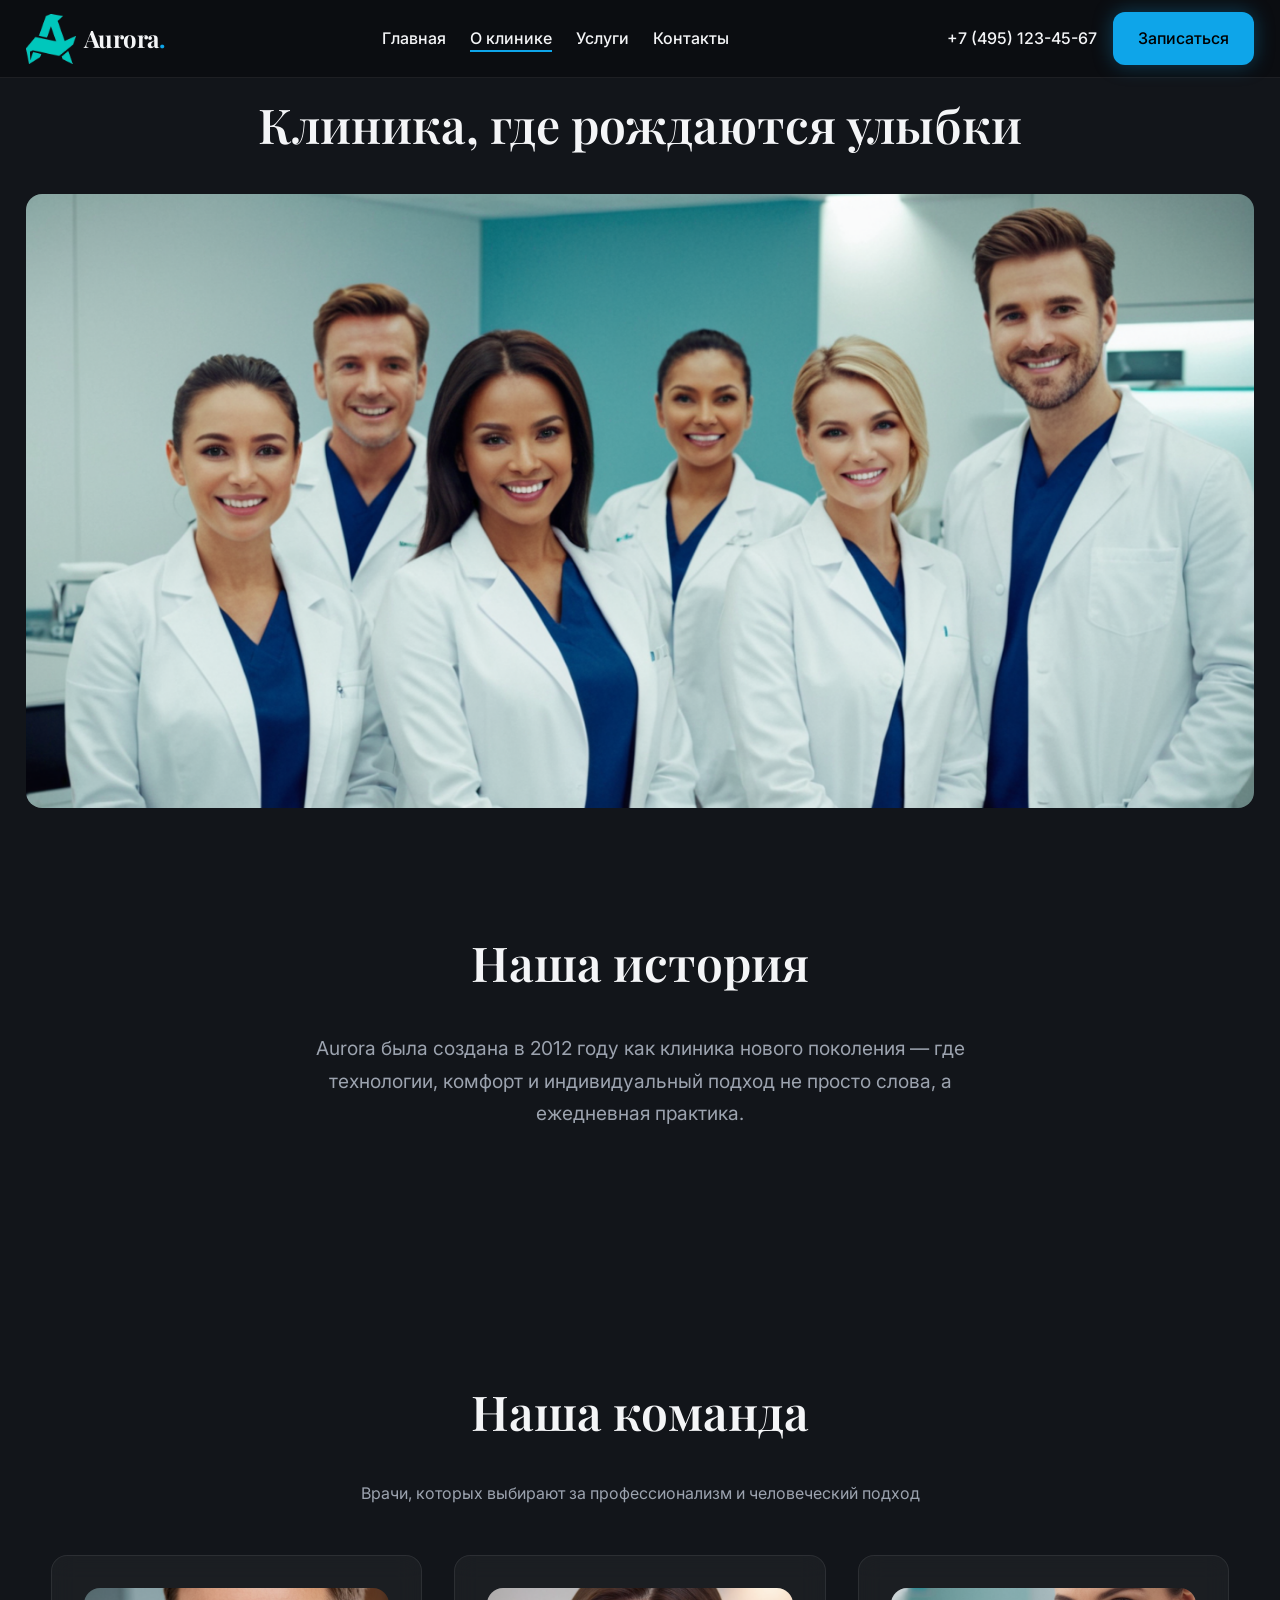
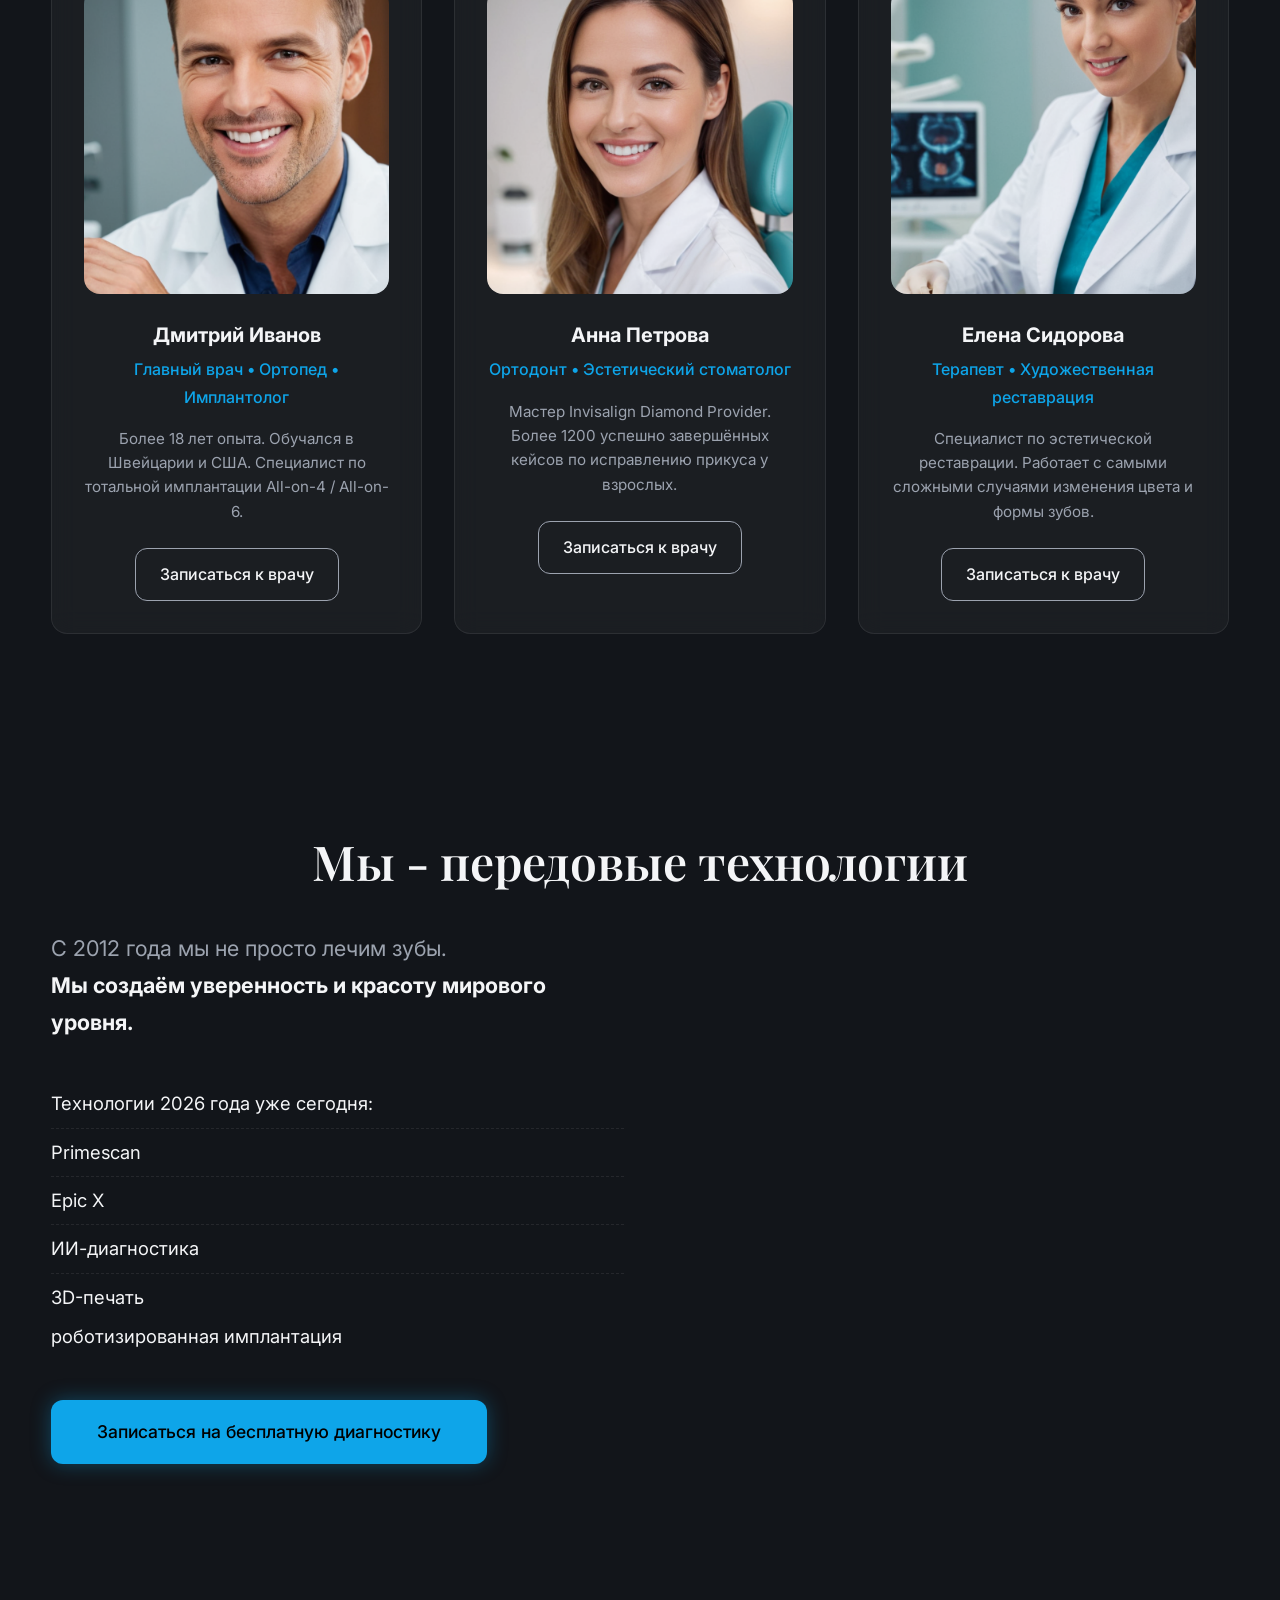
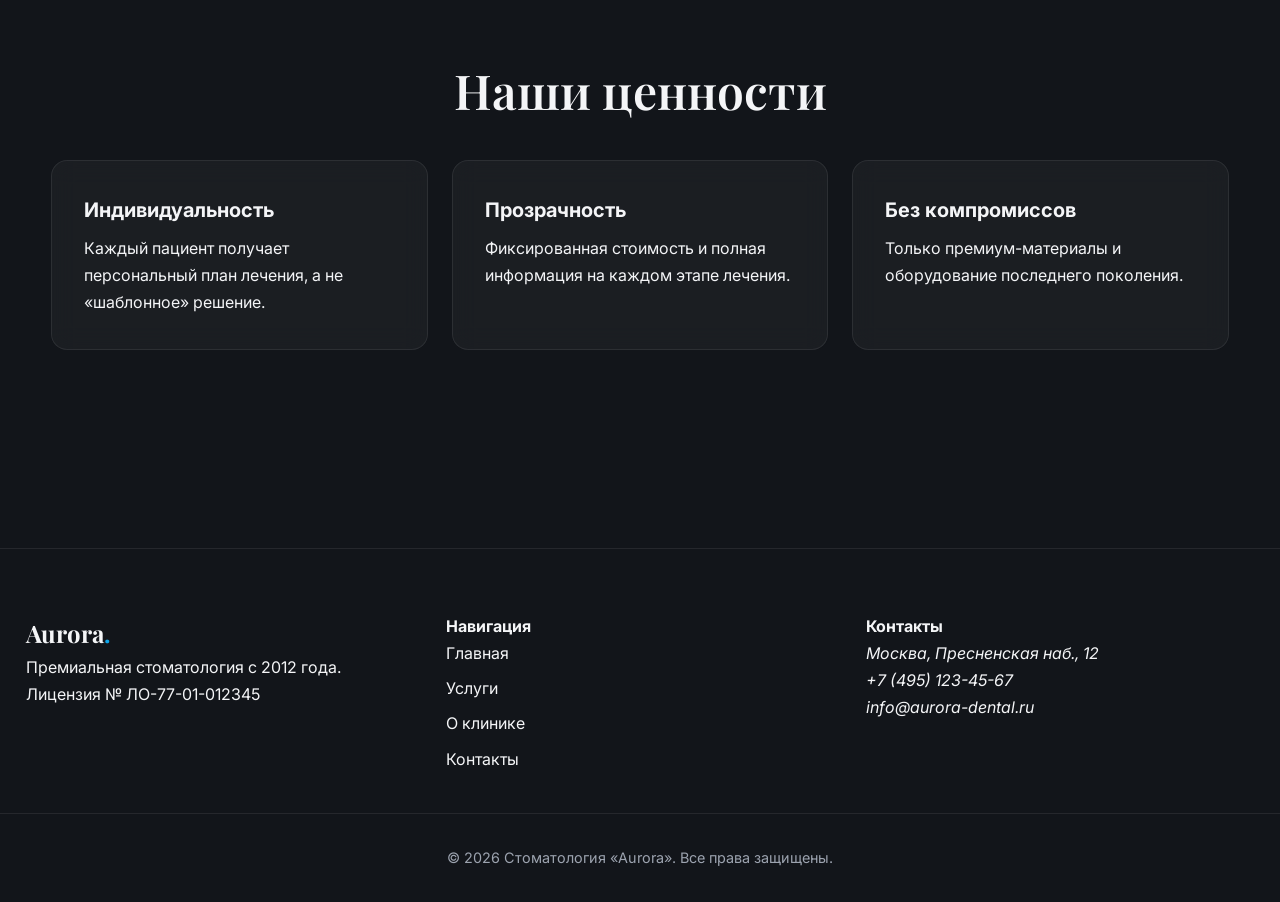
<file: about.html>
<!DOCTYPE html>
<html lang="ru">
<head>
  <meta charset="UTF-8">
  <meta name="viewport" content="width=device-width, initial-scale=1.0">
  <title>О клинике — Стоматология «Aurora»</title>
  <link rel="preconnect" href="https://fonts.googleapis.com">
  <link rel="preconnect" href="https://fonts.gstatic.com" crossorigin>
  <link href="https://fonts.googleapis.com/css2?family=Inter:wght@300;400;500;600&family=Playfair+Display:wght@400;600;700&display=swap" rel="stylesheet">
  <link rel="stylesheet" href="cssstyles.css">
</head>
<body>

  <!-- ШАПКА (оставляем как было) -->
  <header class="site-header">
    <div class="container header-inner">
      <a href="index.html" class="logo" aria-label="На главную" style="display:flex; align-items:center; gap:8px;">
        <img src="img/logo.png" alt="Aurora" style="height: 50px;">
        <span class="logo-text">Aurora<span class="logo-dot">.</span></span>
      </a>
      <nav class="main-nav" aria-label="Основная навигация">
        <button class="nav-toggle" aria-expanded="false" aria-controls="nav-menu" aria-label="Открыть меню">
          <span class="nav-icon"></span>
        </button>
        <ul id="nav-menu" class="nav-list">
          <li><a href="index.html" class="nav-link">Главная</a></li>
          <li><a href="about.html" class="nav-link active">О клинике</a></li>
          <li><a href="services.html" class="nav-link">Услуги</a></li>
          <li><a href="contacts.html" class="nav-link">Контакты</a></li>
        </ul>
      </nav>
      <div class="header-actions">
        <a href="tel:+74951234567" class="phone-link">+7 (495) 123-45-67</a>
        <a href="#appointment" class="btn btn-glow">Записаться</a>
      </div>
    </div>
  </header>

  <main>
    <section class="section section-alt" style="padding: 6rem 0;">
      <div class="container">
        <h1 class="section-title reveal">Клиника, где рождаются улыбки</h1>
        <img src="img/ulibka.png" alt="Дмитрий Иванов" style="width:100%; border-radius: var(--radius-lg); margin-bottom:1.5rem; aspect-ratio:2/1; object-fit:cover;">

    <!-- НОВАЯ ИСТОРИЯ -->
    <section class="section reveal">
      <div class="container">
        <h2 class="section-title">Наша история</h2>
        <p style="max-width: 720px; margin: 0 auto 3rem; text-align:center; font-size:1.2rem; color:var(--text-muted);">
          Aurora была создана в 2012 году как клиника нового поколения — где технологии, комфорт и индивидуальный подход не просто слова, а ежедневная практика.
        </p>
      </div>
    </section>

    <!-- НАША КОМАНДА — ГЛАВНЫЙ БЛОК -->
    <section id="team" class="section section-alt reveal">
      <div class="container">
        <h2 class="section-title">Наша команда</h2>
        <p style="text-align:center; max-width:680px; margin:0 auto 3rem; color:var(--text-muted);">Врачи, которых выбирают за профессионализм и человеческий подход</p>

        <div class="features-grid" style="grid-template-columns: repeat(auto-fit, minmax(300px, 1fr)); gap: 2rem;">
          
          <!-- Врач 1 -->
          <div class="premium-card" style="text-align:center;">
            <img src="img/dr-ivanov.png" alt="Дмитрий Иванов" style="width:100%; border-radius: var(--radius-lg); margin-bottom:1.5rem; aspect-ratio:1/1; object-fit:cover;">
            <h3 style="margin-bottom:0.3rem;">Дмитрий Иванов</h3>
            <p style="color:var(--accent); font-weight:500; margin-bottom:1rem;">Главный врач • Ортопед • Имплантолог</p>
            <p style="color:var(--text-muted); font-size:0.95rem; line-height:1.6;">
              Более 18 лет опыта. Обучался в Швейцарии и США. Специалист по тотальной имплантации All-on-4 / All-on-6.
            </p>
            <a href="contacts.html#appointment" class="btn btn-outline" style="margin-top:1.5rem;">Записаться к врачу</a>
          </div>

          <!-- Врач 2 -->
          <div class="premium-card" style="text-align:center;">
            <img src="img/dr-petrov.png" alt="Анна Петрова" style="width:100%; border-radius: var(--radius-lg); margin-bottom:1.5rem; aspect-ratio:1/1; object-fit:cover;">
            <h3 style="margin-bottom:0.3rem;">Анна Петрова</h3>
            <p style="color:var(--accent); font-weight:500; margin-bottom:1rem;">Ортодонт • Эстетический стоматолог</p>
            <p style="color:var(--text-muted); font-size:0.95rem; line-height:1.6;">
              Мастер Invisalign Diamond Provider. Более 1200 успешно завершённых кейсов по исправлению прикуса у взрослых.
            </p>
            <a href="contacts.html#appointment" class="btn btn-outline" style="margin-top:1.5rem;">Записаться к врачу</a>
          </div>

          <!-- Врач 3 -->
          <div class="premium-card" style="text-align:center;">
            <img src="img/dr-sidorova.png" alt="Елена Сидорова" style="width:100%; border-radius: var(--radius-lg); margin-bottom:1.5rem; aspect-ratio:1/1; object-fit:cover;">
            <h3 style="margin-bottom:0.3rem;">Елена Сидорова</h3>
            <p style="color:var(--accent); font-weight:500; margin-bottom:1rem;">Терапевт • Художественная реставрация</p>
            <p style="color:var(--text-muted); font-size:0.95rem; line-height:1.6;">
              Специалист по эстетической реставрации. Работает с самыми сложными случаями изменения цвета и формы зубов.
            </p>
            <a href="contacts.html#appointment" class="btn btn-outline" style="margin-top:1.5rem;">Записаться к врачу</a>
          </div>
        </div>
      </div>
    </section>

    <section id="technologies" class="section section-alt" style="padding: 6rem 0;">
      <div class="container">
        <h1 class="section-title reveal">Мы - передовые технологии</h1>
        
        <div class="showcase-grid">
          <div class="showcase-text reveal">
            <p style="font-size:1.35rem; line-height:1.7; color:var(--text-muted);">
              С 2012 года мы не просто лечим зубы.<br>
              <strong style="color:var(--text);">Мы создаём уверенность и красоту мирового уровня.</strong>
            </p>
            <ul class="check-list" style="margin-top:2.5rem; font-size:1.15rem;">
              <li>Технологии 2026 года уже сегодня:</li>
              <li>Primescan</li>
              <li>Epic X</li>
              <li>ИИ-диагностика</li>
              <li>3D-печать</li>
              </li>роботизированная имплантация</li>
            </ul>
            <a href="contacts.html#appointment" class="btn btn-glow" style="margin-top:3rem; padding:1rem 2.8rem; font-size:1.1rem;">
              Записаться на бесплатную диагностику
            </a>
          </div>
          
          <div class="showcase-media reveal">
            <video autoplay muted loop playsinline preload="metadata" src="video/clinic-tour.mp4" type="video/mp4">
              Ваш браузер не поддерживает видео.
            </video>
          </div>
        </div>
      </div>
    </section>

    <!-- ЦЕННОСТИ (по желанию можно убрать) -->
    <section id="comfort" class="section reveal">
      <div class="container">
        <h2 class="section-title">Наши ценности</h2>
        <div class="features-grid">
          <article class="premium-card">
            <h3>Индивидуальность</h3>
            <p>Каждый пациент получает персональный план лечения, а не «шаблонное» решение.</p>
          </article>
          <article class="premium-card">
            <h3>Прозрачность</h3>
            <p>Фиксированная стоимость и полная информация на каждом этапе лечения.</p>
          </article>
          <article class="premium-card">
            <h3>Без компромиссов</h3>
            <p>Только премиум-материалы и оборудование последнего поколения.</p>
          </article>
        </div>
      </div>
    </section>
  </main>

  <!-- ПОДВАЛ (оставляем как было) -->
  <footer class="site-footer">
    <div class="container footer-grid">
      <div class="footer-col">
        <span class="footer-logo">Aurora<span class="logo-dot">.</span></span>
        <p>Премиальная стоматология с 2012 года.<br>Лицензия № ЛО-77-01-012345</p>
      </div>
      <div class="footer-col">
        <h4>Навигация</h4>
        <ul class="footer-links">
          <li><a href="index.html">Главная</a></li>
          <li><a href="services.html">Услуги</a></li>
          <li><a href="about.html">О клинике</a></li>
          <li><a href="contacts.html">Контакты</a></li>
        </ul>
      </div>
      <div class="footer-col">
        <h4>Контакты</h4>
        <address>
          <p>Москва, Пресненская наб., 12</p>
          <p><a href="tel:+74951234567">+7 (495) 123-45-67</a></p>
          <p><a href="mailto:info@aurora-dental.ru">info@aurora-dental.ru</a></p>
        </address>
      </div>
    </div>
    <div class="footer-bottom">
      <p>&copy; 2026 Стоматология «Aurora». Все права защищены.</p>
    </div>
  </footer>

  <script src="main.js"></script>
</body>
</html>
</file>
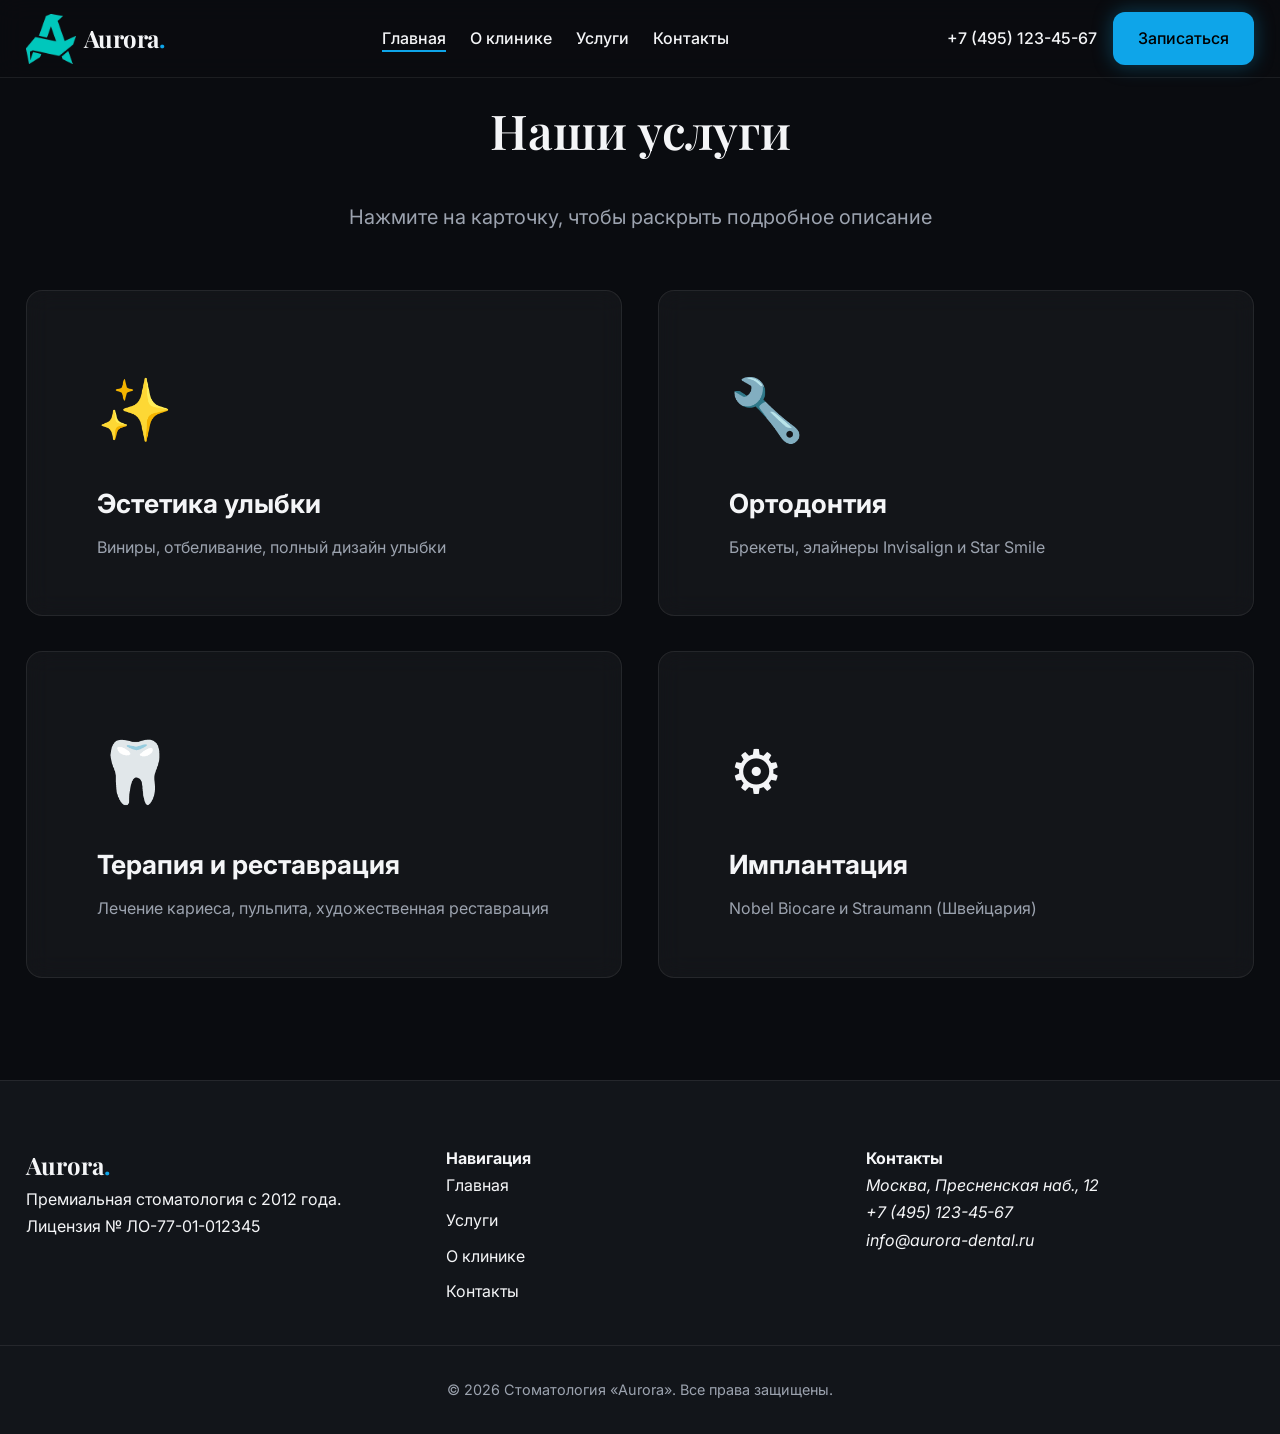
<file: services.html>
<!DOCTYPE html>
<html lang="ru">
<head>
  <meta charset="UTF-8">
  <meta name="viewport" content="width=device-width, initial-scale=1.0">
  <title>Услуги — Стоматология «Aurora»</title>
  <link rel="preconnect" href="https://fonts.googleapis.com">
  <link rel="preconnect" href="https://fonts.gstatic.com" crossorigin>
  <link href="https://fonts.googleapis.com/css2?family=Inter:wght@300;400;500;600&family=Playfair+Display:wght@400;600;700&display=swap" rel="stylesheet">
  <link rel="stylesheet" href="cssstyles.css">
</head>
<body>

  <!-- ШАПКА -->
  <header class="site-header">
    <div class="container header-inner">
      <a href="index.html" class="logo" aria-label="На главную" style="display:flex; align-items:center; gap:8px;">
        <img src="img/logo.png" alt="Aurora" style="height: 50px;">
        <span class="logo-text">Aurora<span class="logo-dot">.</span></span>
      </a>
      <nav class="main-nav" aria-label="Основная навигация">
        <button class="nav-toggle" aria-expanded="false" aria-controls="nav-menu" aria-label="Открыть меню">
          <span class="nav-icon"></span>
        </button>
        <ul id="nav-menu" class="nav-list">
          <li><a href="index.html" class="nav-link active">Главная</a></li>
          <li><a href="about.html" class="nav-link">О клинике</a></li>
          <li><a href="services.html" class="nav-link">Услуги</a></li>
          <li><a href="contacts.html" class="nav-link">Контакты</a></li>
        </ul>
      </nav>
      <div class="header-actions">
        <a href="tel:+74951234567" class="phone-link">+7 (495) 123-45-67</a>
        <a href="#appointment" class="btn btn-glow">Записаться</a>
      </div>
    </div>
  </header>

  <main>
    <section class="section">
      <div class="container">
        <h1 class="section-title">Наши услуги</h1>
        <p style="text-align:center; max-width:760px; margin:0 auto 3.5rem; color:var(--text-muted); font-size:1.25rem;">
          Нажмите на карточку, чтобы раскрыть подробное описание
        </p>

        <div class="features-grid" style="grid-template-columns: repeat(auto-fit, minmax(420px, 1fr)); gap:2.2rem;">

          <!-- 1. Эстетика улыбки -->
          <details id="esthetic" class="premium-card" style="cursor:pointer;">
            <summary style="list-style:none; padding:2.2rem 2.4rem 1.4rem;">
              <span style="font-size:3.8rem; display:block; margin-bottom:1.2rem;">✨</span>
              <h3 style="font-size:1.65rem;">Эстетика улыбки</h3>
              <p style="color:var(--text-muted);">Виниры, отбеливание, полный дизайн улыбки</p>
            </summary>
            <div style="padding:0 2.4rem 2.4rem;">
              <p>Создаём голливудскую улыбку за 1–2 визита. Цифровое моделирование результата перед началом работ.</p>
              <ul style="margin:1.6rem 0 2rem; line-height:1.85;">
                <li>✅ Керамические виниры E-max</li>
                <li>✅ Лазерное и ультразвуковое отбеливание Beyond</li>
                <li>✅ Полный дизайн улыбки</li>
                <li>✅ Максимально естественный результат</li>
              </ul>
              <div style="display:flex; justify-content:space-between; align-items:center;">
                <span style="color:var(--gold); font-weight:600; font-size:1.35rem;">от 38 000 ₽</span>
                <a href="contacts.html#appointment" class="btn btn-outline">Записаться</a>
              </div>
            </div>
          </details>

          <!-- 2. Ортодонтия -->
          <details id="orthodontics" class="premium-card" style="cursor:pointer;">
            <summary style="list-style:none; padding:2.2rem 2.4rem 1.4rem;">
              <span style="font-size:3.8rem; display:block; margin-bottom:1.2rem;">🔧</span>
              <h3 style="font-size:1.65rem;">Ортодонтия</h3>
              <p style="color:var(--text-muted);">Брекеты, элайнеры Invisalign и Star Smile</p>
            </summary>
            <div style="padding:0 2.4rem 2.4rem;">
              <p>Исправление прикуса у взрослых и детей. Прозрачные элайнеры почти незаметны на зубах.</p>
              <ul style="margin:1.6rem 0 2rem; line-height:1.85;">
                <li>✅ Прозрачные элайнеры Invisalign</li>
                <li>✅ Самолигирующиеся брекеты Damon</li>
                <li>✅ Срок лечения от 6 месяцев</li>
                <li>✅ Регулярный контроль каждые 4 недели</li>
              </ul>
              <div style="display:flex; justify-content:space-between; align-items:center;">
                <span style="color:var(--gold); font-weight:600; font-size:1.35rem;">от 145 000 ₽</span>
                <a href="contacts.html#appointment" class="btn btn-outline">Записаться на консультацию</a>
              </div>
            </div>
          </details>

          <!-- 3. Терапия и реставрация -->
          <details id="therapy" class="premium-card" style="cursor:pointer;">
            <summary style="list-style:none; padding:2.2rem 2.4rem 1.4rem;">
              <span style="font-size:3.8rem; display:block; margin-bottom:1.2rem;">🦷</span>
              <h3 style="font-size:1.65rem;">Терапия и реставрация</h3>
              <p style="color:var(--text-muted);">Лечение кариеса, пульпита, художественная реставрация</p>
            </summary>
            <div style="padding:0 2.4rem 2.4rem;">
              <p>Современное лечение зубов за один визит. Используем только премиальные материалы.</p>
              <ul style="margin:1.6rem 0 2rem; line-height:1.85;">
                <li>✅ Лечение кариеса любой сложности</li>
                <li>✅ Лечение пульпита и периодонтита</li>
                <li>✅ Художественная реставрация зубов</li>
                <li>✅ Гарантия на работу — 5 лет</li>
              </ul>
              <div style="display:flex; justify-content:space-between; align-items:center;">
                <span style="color:var(--gold); font-weight:600; font-size:1.35rem;">от 8 900 ₽</span>
                <a href="contacts.html#appointment" class="btn btn-outline">Записаться на лечение</a>
              </div>
            </div>
          </details>

          <!-- 4. Имплантация -->
          <details id="implants" class="premium-card" style="cursor:pointer;">
            <summary style="list-style:none; padding:2.2rem 2.4rem 1.4rem;">
              <span style="font-size:3.8rem; display:block; margin-bottom:1.2rem;">⚙️</span>
              <h3 style="font-size:1.65rem;">Имплантация</h3>
              <p style="color:var(--text-muted);">Nobel Biocare и Straumann (Швейцария)</p>
            </summary>
            <div style="padding:0 2.4rem 2.4rem;">
              <p>Установка имплантов премиум-класса. Возможна имплантация сразу после удаления зуба.</p>
              <ul style="margin:1.6rem 0 2rem; line-height:1.85;">
                <li>✅ Пожизненная гарантия на имплант</li>
                <li>✅ Цифровое планирование операции</li>
                <li>✅ Костная пластика при необходимости</li>
              </ul>
              <div style="display:flex; justify-content:space-between; align-items:center;">
                <span style="color:var(--gold); font-weight:600; font-size:1.35rem;">от 85 000 ₽</span>
                <a href="contacts.html#appointment" class="btn btn-outline">Записаться</a>
              </div>
            </div>
          </details>

        </div>
      </div>
    </section>
  </main>

  <footer class="site-footer">
    <div class="container footer-grid">
      <div class="footer-col">
        <span class="footer-logo">Aurora<span class="logo-dot">.</span></span>
        <p>Премиальная стоматология с 2012 года.<br>Лицензия № ЛО-77-01-012345</p>
      </div>
      <div class="footer-col">
        <h4>Навигация</h4>
        <ul class="footer-links">
          <li><a href="index.html">Главная</a></li>
          <li><a href="services.html">Услуги</a></li>
          <li><a href="about.html">О клинике</a></li>
          <li><a href="contacts.html">Контакты</a></li>
        </ul>
      </div>
      <div class="footer-col">
        <h4>Контакты</h4>
        <address>
          <p>Москва, Пресненская наб., 12</p>
          <p><a href="tel:+74951234567">+7 (495) 123-45-67</a></p>
          <p><a href="mailto:info@aurora-dental.ru">info@aurora-dental.ru</a></p>
        </address>
      </div>
    </div>
    <div class="footer-bottom">
      <p>&copy; 2026 Стоматология «Aurora». Все права защищены.</p>
    </div>
  </footer>

  <script src="main.js"></script>
  
  <script>
    document.addEventListener("DOMContentLoaded", () => {
      const hash = window.location.hash.substring(1); // убираем #
      if (hash) {
        const details = document.getElementById(hash);
        if (details) {
          details.open = true;           // раскрываем нужную вкладку
          details.scrollIntoView({ behavior: "smooth", block: "center" });
        }
      }
    });
  </script>   
</body>
</html>
</file>
<file: cssstyles.css>
/* === БАЗОВЫЕ ПЕРЕМЕННЫЕ === */
:root {
  /* Цвета */
  --bg: #0a0c10;
  --surface: #12151a;
  --surface-light: #1a1e25;
  --text: #f4f5f7;
  --text-muted: #9ca3af;
  --accent: #0ea5e9;
  --accent-glow: rgba(14, 165, 233, 0.35);
  --gold: #d4af37;
  
  /* Шрифты */
  --font-heading: 'Playfair Display', serif;
  --font-body: 'Inter', system-ui, sans-serif;
  
  /* Размеры */
  --container: 1280px;
  --spacing: clamp(1rem, 2vw, 2rem);
  --radius: 12px;
  --radius-lg: 16px;
  
  /* Эффекты */
  --glass: rgba(255, 255, 255, 0.04);
  --glass-border: rgba(255, 255, 255, 0.08);
  --shadow: 0 8px 32px rgba(0, 0, 0, 0.35);
  --shadow-lg: 0 20px 50px rgba(0, 0, 0, 0.5);
}

/* === СБРОС И БАЗА === */
*, *::before, *::after { box-sizing: border-box; margin: 0; padding: 0; }

html { scroll-behavior: smooth; }

body {
  font-family: var(--font-body);
  font-size: 1rem;
  line-height: 1.7;
  color: var(--text);
  background: var(--bg);
  -webkit-font-smoothing: antialiased;
  overflow-x: hidden;
}

img, video { max-width: 100%; height: auto; display: block; }

a { color: inherit; text-decoration: none; transition: color 0.2s ease; }
a:hover { color: var(--accent); }

ul { list-style: none; }

.container {
  width: 100%;
  max-width: var(--container);
  margin: 0 auto;
  padding: 0 var(--spacing);
}

.section { padding: clamp(4rem, 8vw, 8rem) 0; }
.section-alt { background: var(--surface); }

.section-title {
  font-family: var(--font-heading);
  font-size: clamp(2rem, 4vw, 3rem);
  font-weight: 600;
  text-align: center;
  margin-bottom: 2.5rem;
  line-height: 1.2;
}

.accent-text { color: var(--accent); }

/* === КНОПКИ === */
.btn {
  display: inline-flex;
  align-items: center;
  justify-content: center;
  padding: 0.75rem 1.5rem;
  font-weight: 500;
  border-radius: var(--radius);
  border: 1px solid transparent;
  cursor: pointer;
  transition: all 0.3s cubic-bezier(0.22, 1, 0.36, 1);
  font-size: 1rem;
}

.btn-glow {
  background: var(--accent);
  color: #000;
  box-shadow: 0 0 20px var(--accent-glow);
}
.btn-glow:hover {
  transform: translateY(-2px) scale(1.03);
  box-shadow: 0 0 30px var(--accent-glow);
}

.btn-outline {
  background: transparent;
  border-color: var(--text-muted);
  color: var(--text);
}
.btn-outline:hover {
  border-color: var(--accent);
  color: var(--accent);
}

.btn-block { width: 100%; }

/* === ШАПКА === */
.site-header {
  position: fixed;
  top: 0; left: 0; right: 0;
  z-index: 100;
  background: rgba(10, 12, 16, 0.8);
  backdrop-filter: blur(12px);
  border-bottom: 1px solid var(--glass-border);
  padding: 0.75rem 0;
}

.header-inner {
  display: flex;
  align-items: center;
  justify-content: space-between;
  gap: 1rem;
}

.logo-text {
  font-family: var(--font-heading);
  font-size: 1.5rem;
  font-weight: 700;
  letter-spacing: -0.02em;
}
.logo-dot { color: var(--accent); }

.main-nav { display: none; }
.nav-toggle {
  background: none; border: none; padding: 0.5rem; cursor: pointer;
}
.nav-icon {
  display: block; width: 24px; height: 2px; background: var(--text);
  position: relative; transition: all 0.3s ease;
}
.nav-icon::before, .nav-icon::after {
  content: ''; position: absolute; left: 0; width: 100%; height: 2px;
  background: var(--text); transition: transform 0.3s ease;
}
.nav-icon::before { top: -6px; }
.nav-icon::after { bottom: -6px; }

.nav-toggle[aria-expanded="true"] .nav-icon { background: transparent; }
.nav-toggle[aria-expanded="true"] .nav-icon::before { transform: rotate(45deg) translate(5px, 5px); }
.nav-toggle[aria-expanded="true"] .nav-icon::after { transform: rotate(-45deg) translate(5px, -5px); }

.nav-list {
  display: flex; flex-wrap: wrap; gap: 1.5rem;
  position: absolute; top: 100%; left: 0; right: 0;
  background: var(--surface); padding: 1.5rem;
  transform: translateY(-10px); opacity: 0; pointer-events: none;
  transition: all 0.3s ease;
}
.nav-list.active { transform: translateY(0); opacity: 1; pointer-events: auto; }

.nav-link { font-weight: 500; position: relative; }
.nav-link::after {
  content: ''; position: absolute; bottom: -4px; left: 0; width: 0; height: 2px;
  background: var(--accent); transition: width 0.3s ease;
}
.nav-link:hover::after, .nav-link.active::after { width: 100%; }

.header-actions { display: flex; align-items: center; gap: 1rem; }
.phone-link { font-weight: 500; display: none; }

/* === ВИДЕО ГЕРОЙ === */
.hero-video {
  position: relative; height: 100vh; min-height: 600px;
  display: flex; align-items: center; justify-content: center;
  overflow: hidden;
}
.hero-video video {
  position: absolute; top: 50%; left: 50%;
  min-width: 100%; min-height: 100%;
  transform: translate(-50%, -50%);
  object-fit: cover; z-index: -2;
}
.hero-overlay {
  position: absolute; inset: 0;
  background: linear-gradient(180deg, rgba(10,12,16,0.3) 0%, rgba(10,12,16,0.85) 100%);
  z-index: -1;
}
.hero-content { text-align: center; max-width: 800px; }
.hero-content h1 {
  font-family: var(--font-heading);
  font-size: clamp(2.5rem, 6vw, 4.5rem);
  font-weight: 700; line-height: 1.1; margin-bottom: 1.5rem;
  text-shadow: 0 4px 20px rgba(0,0,0,0.6);
}
.hero-subtitle {
  font-size: clamp(1.1rem, 2vw, 1.3rem);
  color: var(--text-muted); margin-bottom: 2rem; max-width: 600px; margin-inline: auto;
}
.hero-actions { display: flex; flex-wrap: wrap; gap: 1rem; justify-content: center; }
.scroll-indicator {
  position: absolute; bottom: 2rem; left: 50%; transform: translateX(-50%);
  font-size: 2rem; color: var(--text-muted);
  animation: bounce 2s infinite;
}
@keyframes bounce {
  0%, 100% { transform: translateX(-50%) translateY(0); }
  50% { transform: translateX(-50%) translateY(-10px); }
}

/* === СТЕКЛО-КАРТОЧКИ === */
.features-grid {
  display: grid; grid-template-columns: repeat(auto-fit, minmax(280px, 1fr));
  gap: 1.5rem;
}
.premium-card {
  background: var(--glass);
  border: 1px solid var(--glass-border);
  border-radius: var(--radius-lg);
  padding: 2rem;
  backdrop-filter: blur(12px);
  transition: all 0.4s cubic-bezier(0.22, 1, 0.36, 1);
}
.premium-card:hover {
  transform: translateY(-8px);
  border-color: var(--accent);
  box-shadow: 0 20px 40px var(--shadow), 0 0 30px var(--accent-glow);
}
.premium-card h3 { font-size: 1.25rem; margin-bottom: 0.5rem; }

/* === ВИДЕО ШОУКЕЙС === */
.showcase-grid {
  display: grid; gap: 2rem; align-items: center;
}
.showcase-text h2 { font-family: var(--font-heading); font-size: 2rem; margin-bottom: 1rem; }
.check-list li { padding: 0.5rem 0; border-bottom: 1px dashed var(--glass-border); }
.check-list li:last-child { border-bottom: none; }
.link-arrow {
  display: inline-flex; align-items: center; gap: 0.5rem; margin-top: 1.5rem; font-weight: 500;
}
.showcase-media { border-radius: var(--radius-lg); overflow: hidden; }
.showcase-media video { border-radius: var(--radius-lg); }

/* === УСЛУГИ === */
.services-grid {
  display: grid; grid-template-columns: repeat(auto-fit, minmax(240px, 1fr));
  gap: 1.5rem;
}
.service-card {
  background: var(--surface-light);
  border-radius: var(--radius);
  padding: 1.5rem;
  transition: all 0.3s ease;
  display: flex; flex-direction: column; gap: 0.5rem;
}
.service-card:hover { transform: translateY(-4px); background: var(--surface); }
.service-icon { font-size: 2rem; margin-bottom: 0.5rem; }
.service-card h3 { font-size: 1.2rem; }
.service-card p { color: var(--text-muted); font-size: 0.95rem; }

/* === ФОРМА === */
.appointment-grid {
  display: grid; gap: 2rem; align-items: start;
}
.premium-form {
  background: var(--glass);
  border: 1px solid var(--glass-border);
  padding: 2rem;
  border-radius: var(--radius-lg);
  backdrop-filter: blur(12px);
}
.form-group { margin-bottom: 1.25rem; }
.form-group label { display: block; margin-bottom: 0.4rem; font-weight: 500; font-size: 0.95rem; }
.form-group input, .form-group select {
  width: 100%; padding: 0.8rem; background: rgba(255,255,255,0.05);
  border: 1px solid var(--glass-border); border-radius: 8px;
  color: var(--text); font-size: 1rem;
}
.form-group input:focus, .form-group select:focus {
  outline: none; border-color: var(--accent); box-shadow: 0 0 0 3px var(--accent-glow);
}
.form-note { font-size: 0.85rem; color: var(--text-muted); margin-top: 0.75rem; text-align: center; }

/* === ПОДВАЛ === */
.site-footer {
  background: var(--surface);
  padding: 4rem 0 2rem;
  border-top: 1px solid var(--glass-border);
}
.footer-grid {
  display: grid; grid-template-columns: repeat(auto-fit, minmax(250px, 1fr));
  gap: 2rem; margin-bottom: 2rem;
}
.footer-logo { font-family: var(--font-heading); font-size: 1.5rem; font-weight: 700; }
.footer-links li { margin-bottom: 0.5rem; }
.footer-bottom {
  text-align: center; padding-top: 2rem; border-top: 1px solid var(--glass-border);
  color: var(--text-muted); font-size: 0.9rem;
}

/* === АНИМАЦИИ ПОЯВЛЕНИЯ === */
.reveal {
  opacity: 0; transform: translateY(30px);
  transition: opacity 0.8s cubic-bezier(0.22, 1, 0.36, 1), transform 0.8s cubic-bezier(0.22, 1, 0.36, 1);
}
.reveal.active { opacity: 1; transform: translateY(0); }

/* === МЕДИАЗАПРОСЫ === */
@media (min-width: 48rem) {
  .main-nav { display: block; }
  .nav-toggle { display: none; }
  .nav-list {
    position: static; background: none; padding: 0; transform: none; opacity: 1; pointer-events: auto;
  }
  .phone-link { display: block; }
  .showcase-grid { grid-template-columns: 1fr 1fr; }
  .appointment-grid { grid-template-columns: 1fr 1fr; }
}

@media (max-width: 47.99rem) {
  .hero-content h1 { font-size: 2.5rem; }
  .scroll-indicator { display: none; }
}

/* === ДОСТУПНОСТЬ === */
@media (prefers-reduced-motion: reduce) {
  *, *::before, *::after { animation-duration: 0.01ms !important; transition-duration: 0.01ms !important; }
  html { scroll-behavior: auto; }
}

@media print {
  .site-header, .site-footer, .btn, .nav-toggle, .scroll-indicator { display: none !important; }
  body { background: #fff; color: #000; }
  a { text-decoration: underline; }
  a[href]::after { content: " (" attr(href) ")"; }
}
/* === КРАСИВЫЙ SELECT ДЛЯ ТЁМНОЙ ТЕМЫ === */
.form-group select {
  background: rgba(255,255,255,0.05);
  color: var(--text);
  border: 1px solid var(--glass-border);
}

.form-group select option {
  background: var(--surface);
  color: var(--text);
  padding: 12px 16px;
}

.form-group select:focus {
  border-color: var(--accent);
  box-shadow: 0 0 0 3px var(--accent-glow);
}

/* Убираем белый фон при открытии */
.form-group select option:checked,
.form-group select option:hover {
  background: var(--accent);
  color: #000;
}
</file>
